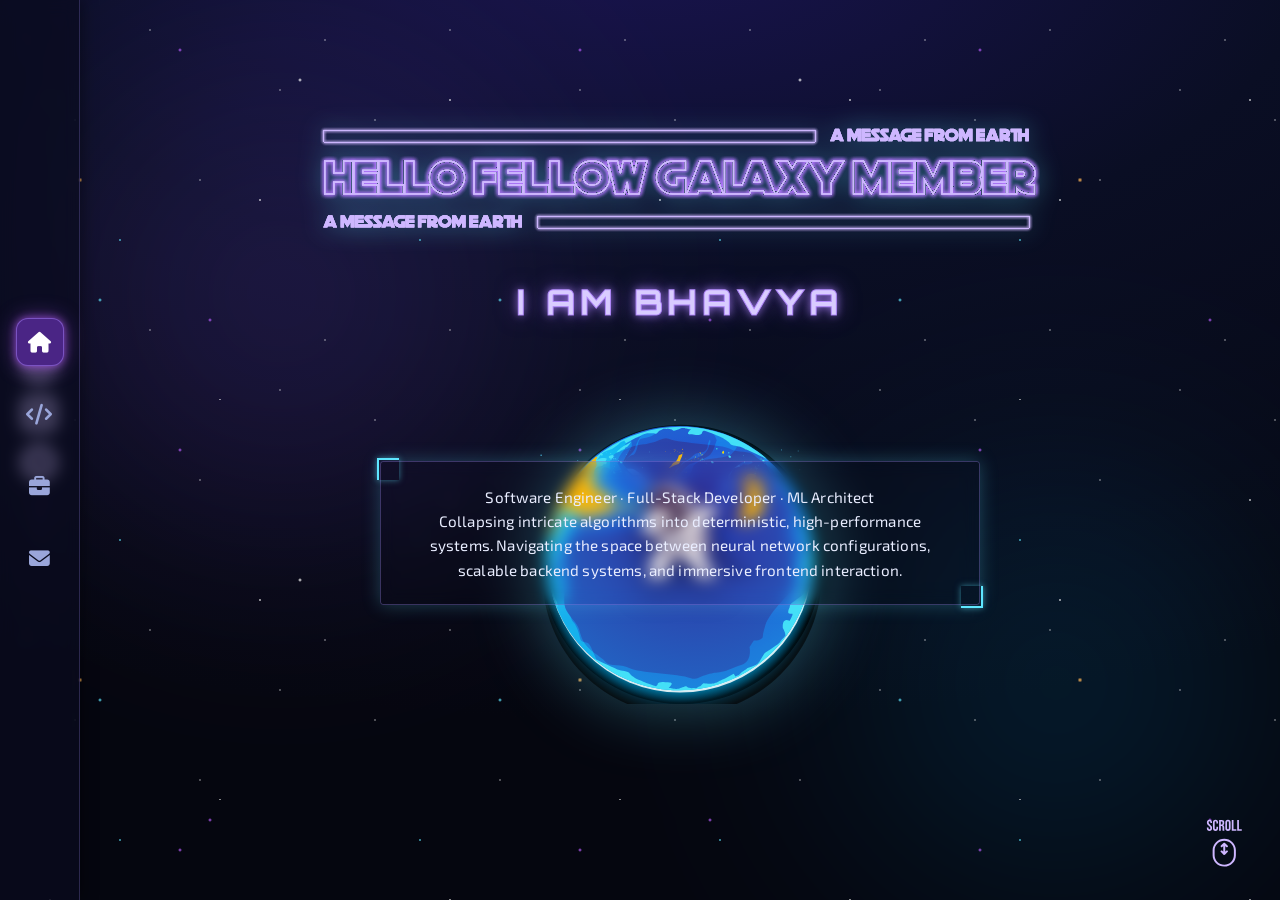
<file: index.html>
<!DOCTYPE html>
<html lang="en">

<head>
    <meta charset="UTF-8">
    <meta name="viewport" content="width=device-width, initial-scale=1.0">
    <title>Bhavya | Space Portfolio Dashboard</title>
    <link rel="stylesheet" href="style.css">
    <link rel="stylesheet" href="https://cdnjs.cloudflare.com/ajax/libs/font-awesome/6.4.0/css/all.min.css">
</head>

<body>


    <div class="sky" aria-hidden="true">
        <div class="sky__nebula sky__nebula--a"></div>
        <div class="sky__nebula sky__nebula--b"></div>
        <div class="stars-container">
            <div class="stars stars-1"></div>
            <div class="stars stars-2"></div>
            <div class="stars stars-3"></div>
        </div>
    </div>



    <input type="checkbox" id="nav-toggle-check" class="nav-toggle-check">

    <label for="nav-toggle-check" class="hamburger-menu" id="nav-toggle">
        <span aria-hidden="true"></span>
        <span aria-hidden="true"></span>
        <span aria-hidden="true"></span>
    </label>

    <nav id="nav-panel" class="mobile-nav-panel glass-card" aria-label="Page sections">
        <ul>
            <li><a href="index.html">Home</a></li>
            <li><a href="skills.html">Skills</a></li>
            <li><a href="projects.html">Projects</a></li>
            <li><a href="contact.html">Contact</a></li>
        </ul>
    </nav>


    <nav class="social-rail" aria-label="Social links">
        <ul>
            <li>
                <a href="https://github.com/HiteshCode-Projects/June_webDevelopment" target="_blank" rel="noopener"
                    aria-label="GitHub" title="GitHub">
                    <i class="fa-brands fa-github"></i>
                </a>
            </li>
            <li>
                <a href="https://linkedin.com" target="_blank" rel="noopener" aria-label="LinkedIn" title="LinkedIn">
                    <i class="fa-brands fa-linkedin-in"></i>
                </a>
            </li>
            <li>
                <a href="mailto:bhavya23482007@gmail.com" aria-label="Email" title="Email">
                    <i class="fa-solid fa-envelope"></i>
                </a>
            </li>
        </ul>
        <span class="social-rail__line" aria-hidden="true"></span>
    </nav>


    <a href="skills.html" class="scroll-down-hint" id="scroll-hint" aria-label="Scroll down">
        <img src="assets/scroll.svg" alt="Scroll down">
    </a>


    <aside class="sidebar">
        <nav>
            <ul class="nav-links">
                <li><a href="index.html" class="active" title="Home"><i class="fa-solid fa-house"></i></a></li>
                <li><a href="skills.html" title="Skills"><i class="fa-solid fa-code"></i></a></li>
                <li><a href="projects.html" title="Projects & Experience"><i class="fa-solid fa-briefcase"></i></a></li>
                <li><a href="contact.html" title="Contact"><i class="fa-solid fa-envelope"></i></a></li>
            </ul>
        </nav>
    </aside>


    <div class="app-container">


        <main>
            <section class="hero" id="top">
                <div class="hero__content">
                    <img class="hero__title" src="assets/hero-title.svg"
                        alt="A MESSAGE FROM EARTH — HELLO FELLOW GALAXY MEMBER" width="902" height="155" data-reveal>
                    <p class="hero__name" data-reveal data-reveal-delay="140">I AM BHAVYA</p>
                </div>

                <div class="hero__interactive-scene">

                    <div class="hero__scene" aria-hidden="true">
                        <img class="hero__planet" src="assets/planet-full.svg" alt="Planet">
                        <div class="hero__astronaut">
                            <img class="hero__astronaut-img" src="assets/astronaut.svg" alt="Astronaut" width="101"
                                height="125">
                        </div>
                    </div>


                    <div class="hero__intro glass-card" data-reveal data-reveal-delay="240">
                        <p>Software Engineer · Full-Stack Developer · ML Architect<br>
                            Collapsing intricate algorithms into deterministic, high-performance systems. Navigating the
                            space between neural network configurations, scalable backend systems, and immersive
                            frontend
                            interaction.</p>
                    </div>
                </div>
            </section>
        </main>
    </div>
</body>

</html>
</file>
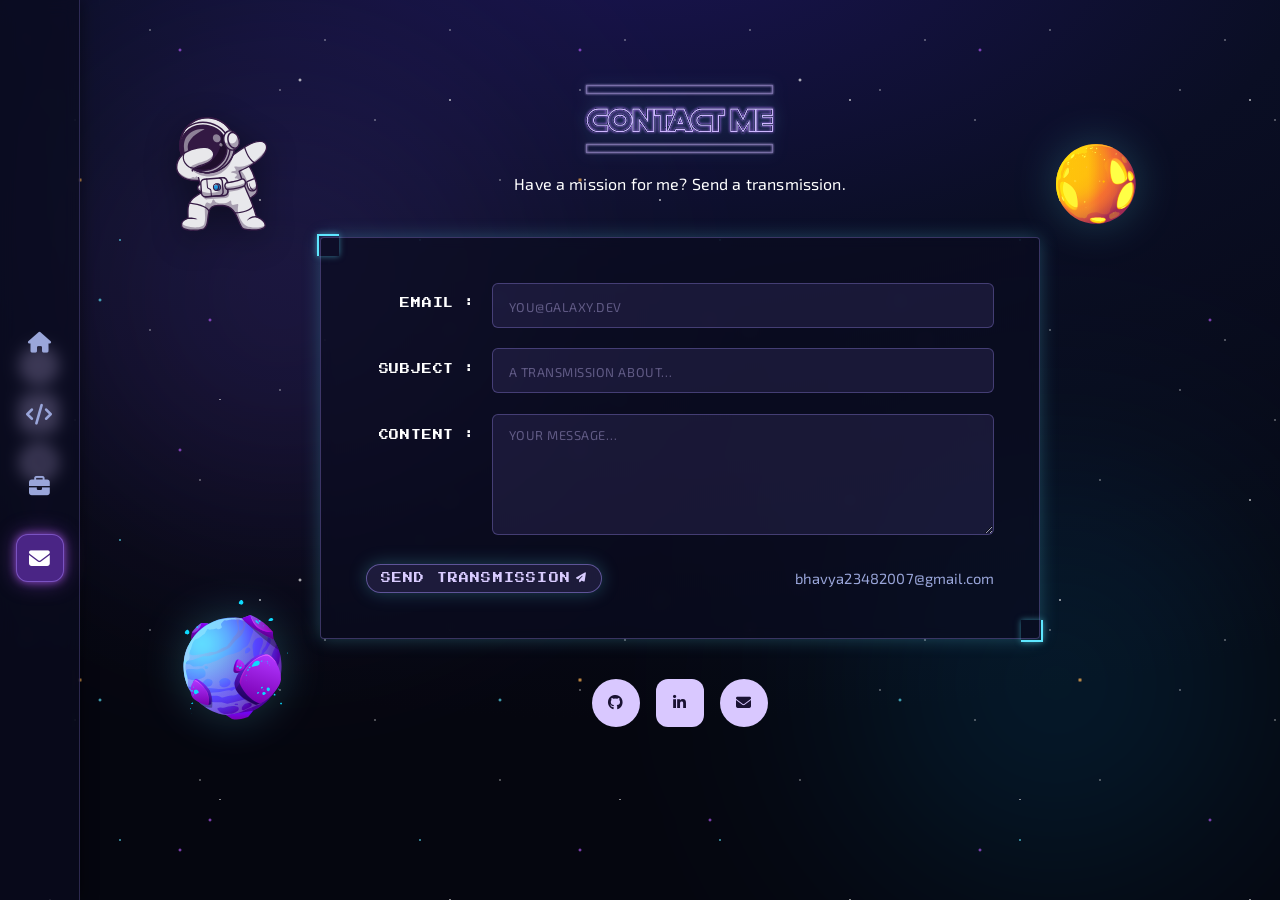
<file: contact.html>
<!DOCTYPE html>
<html lang="en">

<head>
    <meta charset="UTF-8">
    <meta name="viewport" content="width=device-width, initial-scale=1.0">
    <title>Contact | Space Portfolio Dashboard</title>
    <link rel="stylesheet" href="style.css">
    <link rel="stylesheet" href="https://cdnjs.cloudflare.com/ajax/libs/font-awesome/6.4.0/css/all.min.css">
</head>

<body>


    <div class="sky" aria-hidden="true">
        <div class="sky__nebula sky__nebula--a"></div>
        <div class="sky__nebula sky__nebula--b"></div>
        <div class="stars-container">
            <div class="stars stars-1"></div>
            <div class="stars stars-2"></div>
            <div class="stars stars-3"></div>
        </div>
    </div>



    <input type="checkbox" id="nav-toggle-check" class="nav-toggle-check">

    <label for="nav-toggle-check" class="hamburger-menu" id="nav-toggle">
        <span aria-hidden="true"></span>
        <span aria-hidden="true"></span>
        <span aria-hidden="true"></span>
    </label>

    <nav id="nav-panel" class="mobile-nav-panel glass-card" aria-label="Page sections">
        <ul>
            <li><a href="index.html">Home</a></li>
            <li><a href="skills.html">Skills</a></li>
            <li><a href="projects.html">Projects</a></li>
            <li><a href="contact.html">Contact</a></li>
        </ul>
    </nav>


    <nav class="social-rail" aria-label="Social links">
        <ul>
            <li>
                <a href="https://github.com/HiteshCode-Projects/June_webDevelopment" target="_blank" rel="noopener"
                    aria-label="GitHub" title="GitHub">
                    <i class="fa-brands fa-github"></i>
                </a>
            </li>
            <li>
                <a href="https://linkedin.com" target="_blank" rel="noopener" aria-label="LinkedIn" title="LinkedIn">
                    <i class="fa-brands fa-linkedin-in"></i>
                </a>
            </li>
            <li>
                <a href="mailto:bhavya23482007@gmail.com" aria-label="Email" title="Email">
                    <i class="fa-solid fa-envelope"></i>
                </a>
            </li>
        </ul>
        <span class="social-rail__line" aria-hidden="true"></span>
    </nav>


    <aside class="sidebar">
        <nav>
            <ul class="nav-links">
                <li><a href="index.html" title="Home"><i class="fa-solid fa-house"></i></a></li>
                <li><a href="skills.html" title="Skills"><i class="fa-solid fa-code"></i></a></li>
                <li><a href="projects.html" title="Projects & Experience"><i class="fa-solid fa-briefcase"></i></a></li>
                <li><a href="contact.html" class="active" title="Contact"><i class="fa-solid fa-envelope"></i></a></li>
            </ul>
        </nav>
    </aside>


    <div class="app-container">

        <main class="contact-container">

            <div class="planet-decor" data-anchor="top" style="--p-size:80px;top:16%;right:12%">
                <img src="planets/planet-09.svg" alt="Planet Decor" class="planet-decor__img" loading="lazy">
            </div>

            <div class="planet-decor" data-anchor="bottom" style="--p-size:120px;left:8%;bottom:20%">
                <img src="planets/planet-11.svg" alt="Planet Decor" class="planet-decor__img" loading="lazy">
            </div>

            <div class="ast-decor hide-mobile" style="--ast-size:92px;top:13%;left:8%">
                <img src="assets/astronaut.svg" alt="Astronaut Decor" class="ast-decor__img is-flipped">
            </div>


            <header class="contact__head">
                <img class="title-img" src="assets/title-contact.svg" alt="CONTACT ME" width="351" height="132"
                    data-reveal>
                <p class="contact__blurb" data-reveal data-reveal-delay="80">Have a mission for me? Send a transmission.
                </p>
            </header>


            <form class="contact__form glass-card" data-reveal data-reveal-delay="160" method="GET"
                action="mailto:bhavya23482007@gmail.com" enctype="text/plain">
                <label class="field">
                    <span>EMAIL :</span>

                    <input type="email" placeholder="you@galaxy.dev" required>
                </label>
                <label class="field">
                    <span>SUBJECT :</span>
                    <input type="text" name="subject" required placeholder="A transmission about…">
                </label>
                <label class="field">
                    <span>CONTENT :</span>
                    <textarea name="body" rows="5" required placeholder="Your message…"></textarea>
                </label>

                <div class="contact__actions">
                    <button type="submit" class="btn contact__send">
                        Send transmission <i class="fa-solid fa-paper-plane"></i>
                    </button>
                    <a class="contact__direct" href="mailto:bhavya23482007@gmail.com">bhavya23482007@gmail.com</a>
                </div>
            </form>
        </main>

        <footer>
            <ul class="contact__socials">
                <li>
                    <a href="https://github.com/Bhavya-2128/" target="_blank" rel="noopener"
                        aria-label="GitHub" title="GitHub">
                        <i class="fa-brands fa-github"></i>
                    </a>
                </li>
                <li>
                    <a href="https://linkedin.com" target="_blank" rel="noopener" aria-label="LinkedIn"
                        title="LinkedIn">
                        <i class="fa-brands fa-linkedin-in"></i>
                    </a>
                </li>
                <li>
                    <a href="mailto:bhavya23482007@gmail.com" aria-label="Email" title="Email">
                        <i class="fa-solid fa-envelope"></i>
                    </a>
                </li>
            </ul>
        </footer>
    </div>
</body>

</html>
</file>
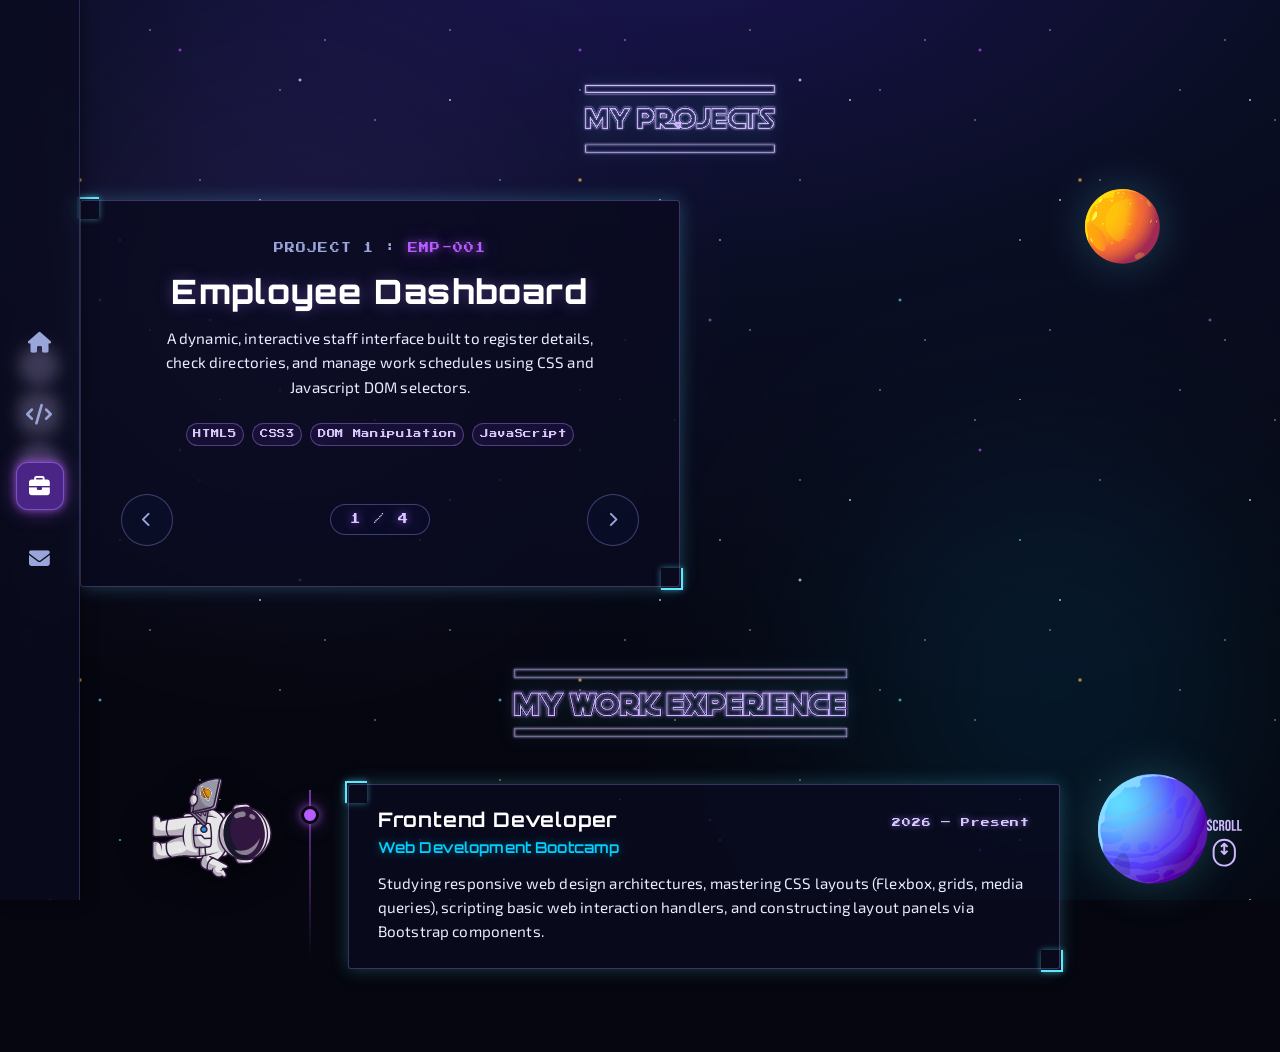
<file: projects.html>
<!DOCTYPE html>
<html lang="en">

<head>
    <meta charset="UTF-8">
    <meta name="viewport" content="width=device-width, initial-scale=1.0">
    <title>Projects & Experience | Space Portfolio Dashboard</title>
    <link rel="stylesheet" href="style.css">
    <link rel="stylesheet" href="https://cdnjs.cloudflare.com/ajax/libs/font-awesome/6.4.0/css/all.min.css">
</head>

<body>


    <div class="sky" aria-hidden="true">
        <div class="sky__nebula sky__nebula--a"></div>
        <div class="sky__nebula sky__nebula--b"></div>
        <div class="stars-container">
            <div class="stars stars-1"></div>
            <div class="stars stars-2"></div>
            <div class="stars stars-3"></div>
        </div>
    </div>


    <input type="checkbox" id="nav-toggle-check" class="nav-toggle-check">

    <label for="nav-toggle-check" class="hamburger-menu" id="nav-toggle">
        <span aria-hidden="true"></span>
        <span aria-hidden="true"></span>
        <span aria-hidden="true"></span>
    </label>

    <nav id="nav-panel" class="mobile-nav-panel glass-card" aria-label="Page sections">
        <ul>
            <li><a href="index.html">Home</a></li>
            <li><a href="skills.html">Skills</a></li>
            <li><a href="projects.html">Projects</a></li>
            <li><a href="contact.html">Contact</a></li>
        </ul>
    </nav>


    <nav class="social-rail" aria-label="Social links">
        <ul>
            <li>
                <a href="https://github.com/HiteshCode-Projects/June_webDevelopment" target="_blank" rel="noopener"
                    aria-label="GitHub" title="GitHub">
                    <i class="fa-brands fa-github"></i>
                </a>
            </li>
            <li>
                <a href="https://linkedin.com" target="_blank" rel="noopener" aria-label="LinkedIn" title="LinkedIn">
                    <i class="fa-brands fa-linkedin-in"></i>
                </a>
            </li>
            <li>
                <a href="mailto:bhavya23482007@gmail.com" aria-label="Email" title="Email">
                    <i class="fa-solid fa-envelope"></i>
                </a>
            </li>
        </ul>
        <span class="social-rail__line" aria-hidden="true"></span>
    </nav>


    <a href="contact.html" class="scroll-down-hint" id="scroll-hint" aria-label="Scroll down">
        <img src="assets/scroll.svg" alt="Scroll down">
    </a>


    <aside class="sidebar">
        <nav>
            <ul class="nav-links">
                <li><a href="index.html" title="Home"><i class="fa-solid fa-house"></i></a></li>
                <li><a href="skills.html" title="Skills"><i class="fa-solid fa-code"></i></a></li>
                <li><a href="projects.html" class="active" title="Projects & Experience"><i
                            class="fa-solid fa-briefcase"></i></a></li>
                <li><a href="contact.html" title="Contact"><i class="fa-solid fa-envelope"></i></a></li>
            </ul>
        </nav>
    </aside>


    <div class="app-container">

        <main class="projects-container">

            <div class="planet-decor" data-anchor="top" style="--p-size:75px;top:18%;right:10%">
                <img src="planets/planet-02.svg" alt="Planet Decor" class="planet-decor__img" loading="lazy">
            </div>

            <div class="planet-decor" data-anchor="bottom" style="--p-size:110px;right:6%;bottom:16%">
                <img src="planets/planet-14.svg" alt="Planet Decor" class="planet-decor__img" loading="lazy">
            </div>

            <div class="ast-decor hide-mobile" style="--ast-size:120px;left:6%;bottom:16%">
                <img src="assets/astronaut-fly.svg" alt="Astronaut Fly" class="ast-decor__img">
            </div>


            <section class="projects-section">
                <div class="projects__head">
                    <img class="title-img projects__title" src="assets/title-projects.svg" alt="MY PROJECTS" width="368"
                        height="136" data-reveal>
                </div>


                <div class="carousel-container">
                    <input type="radio" name="slide-select" id="proj-slide-1" checked class="slide-radio">
                    <input type="radio" name="slide-select" id="proj-slide-2" class="slide-radio">
                    <input type="radio" name="slide-select" id="proj-slide-3" class="slide-radio">
                    <input type="radio" name="slide-select" id="proj-slide-4" class="slide-radio">

                    <div class="carousel" data-reveal data-reveal-delay="120">

                        <article class="card glass-card slide-card slide-card-1">
                            <p class="card__code">PROJECT 1 : <span>EMP-001</span></p>
                            <h3 class="card__title">Employee Dashboard</h3>
                            <p class="card__desc">A dynamic, interactive staff interface built to register details,
                                check directories, and manage work schedules using CSS and Javascript DOM selectors.</p>
                            <ul class="card__tags">
                                <li>HTML5</li>
                                <li>CSS3</li>
                                <li>DOM Manipulation</li>
                                <li>JavaScript</li>
                            </ul>

                            <div class="carousel-controls">
                                <label for="proj-slide-4" class="carousel__nav carousel__nav--prev">
                                    <i class="fa-solid fa-chevron-left"></i>
                                </label>
                                <span class="carousel__counter">1 / 4</span>
                                <label for="proj-slide-2" class="carousel__nav carousel__nav--next">
                                    <i class="fa-solid fa-chevron-right"></i>
                                </label>
                            </div>
                        </article>


                        <article class="card glass-card slide-card slide-card-2">
                            <p class="card__code">PROJECT 2 : <span>TECH-002</span></p>
                            <h3 class="card__title">TechVerse Page</h3>
                            <p class="card__desc">A multi-pane landing site designed for TechVerse, focusing on
                                structural layout design, background gradients, and hover micro-animations.</p>
                            <ul class="card__tags">
                                <li>HTML5</li>
                                <li>CSS3</li>
                                <li>Containers</li>
                                <li>Flexbox</li>
                            </ul>

                            <div class="carousel-controls">
                                <label for="proj-slide-1" class="carousel__nav carousel__nav--prev">
                                    <i class="fa-solid fa-chevron-left"></i>
                                </label>
                                <span class="carousel__counter">2 / 4</span>
                                <label for="proj-slide-3" class="carousel__nav carousel__nav--next">
                                    <i class="fa-solid fa-chevron-right"></i>
                                </label>
                            </div>
                        </article>


                        <article class="card glass-card slide-card slide-card-3">
                            <p class="card__code">PROJECT 3 : <span>BOOT-003</span></p>
                            <h3 class="card__title">Bootstrap Catalog</h3>
                            <p class="card__desc">A repository of responsive layouts, grids, navigation bars, and
                                buttons implemented using the Bootstrap UI styling framework.</p>
                            <ul class="card__tags">
                                <li>Bootstrap</li>
                                <li>CSS3</li>
                                <li>HTML5</li>
                                <li>Responsive</li>
                            </ul>

                            <div class="carousel-controls">
                                <label for="proj-slide-2" class="carousel__nav carousel__nav--prev">
                                    <i class="fa-solid fa-chevron-left"></i>
                                </label>
                                <span class="carousel__counter">3 / 4</span>
                                <label for="proj-slide-4" class="carousel__nav carousel__nav--next">
                                    <i class="fa-solid fa-chevron-right"></i>
                                </label>
                            </div>
                        </article>


                        <article class="card glass-card slide-card slide-card-4">
                            <p class="card__code">PROJECT 4 : <span>CAMP-004</span></p>
                            <h3 class="card__title">Web Development Assets</h3>
                            <p class="card__desc">A collection of fundamental web development items—highlighting flexbox
                                layouts, hover rules, and standard box models.</p>
                            <ul class="card__tags">
                                <li>HTML5</li>
                                <li>CSS3</li>
                                <li>Box Model</li>
                                <li>Transitions</li>
                            </ul>

                            <div class="carousel-controls">
                                <label for="proj-slide-3" class="carousel__nav carousel__nav--prev">
                                    <i class="fa-solid fa-chevron-left"></i>
                                </label>
                                <span class="carousel__counter">4 / 4</span>
                                <label for="proj-slide-1" class="carousel__nav carousel__nav--next">
                                    <i class="fa-solid fa-chevron-right"></i>
                                </label>
                            </div>
                        </article>
                    </div>
                </div>
            </section>


            <section class="experience-section">
                <div class="projects__head">
                    <img class="title-img exp__title" src="assets/title-experience.svg" alt="MY WORK EXPERIENCE"
                        width="619" height="132" data-reveal>
                </div>

                <ol class="timeline">
                    <li class="timeline__item" data-reveal data-reveal-delay="0">
                        <span class="timeline__node" aria-hidden="true"></span>
                        <article class="timeline__card glass-card">
                            <div class="timeline__top">
                                <h3 class="timeline__role">Frontend Developer</h3>
                                <span class="timeline__period">2026 — Present</span>
                            </div>
                            <p class="timeline__org">Web Development Bootcamp</p>
                            <p class="timeline__desc">Studying responsive web design architectures, mastering CSS
                                layouts (Flexbox, grids, media queries), scripting basic web interaction handlers, and
                                constructing layout panels via Bootstrap components.</p>
                        </article>
                    </li>
                </ol>
            </section>
        </main>
    </div>
</body>

</html>
</file>
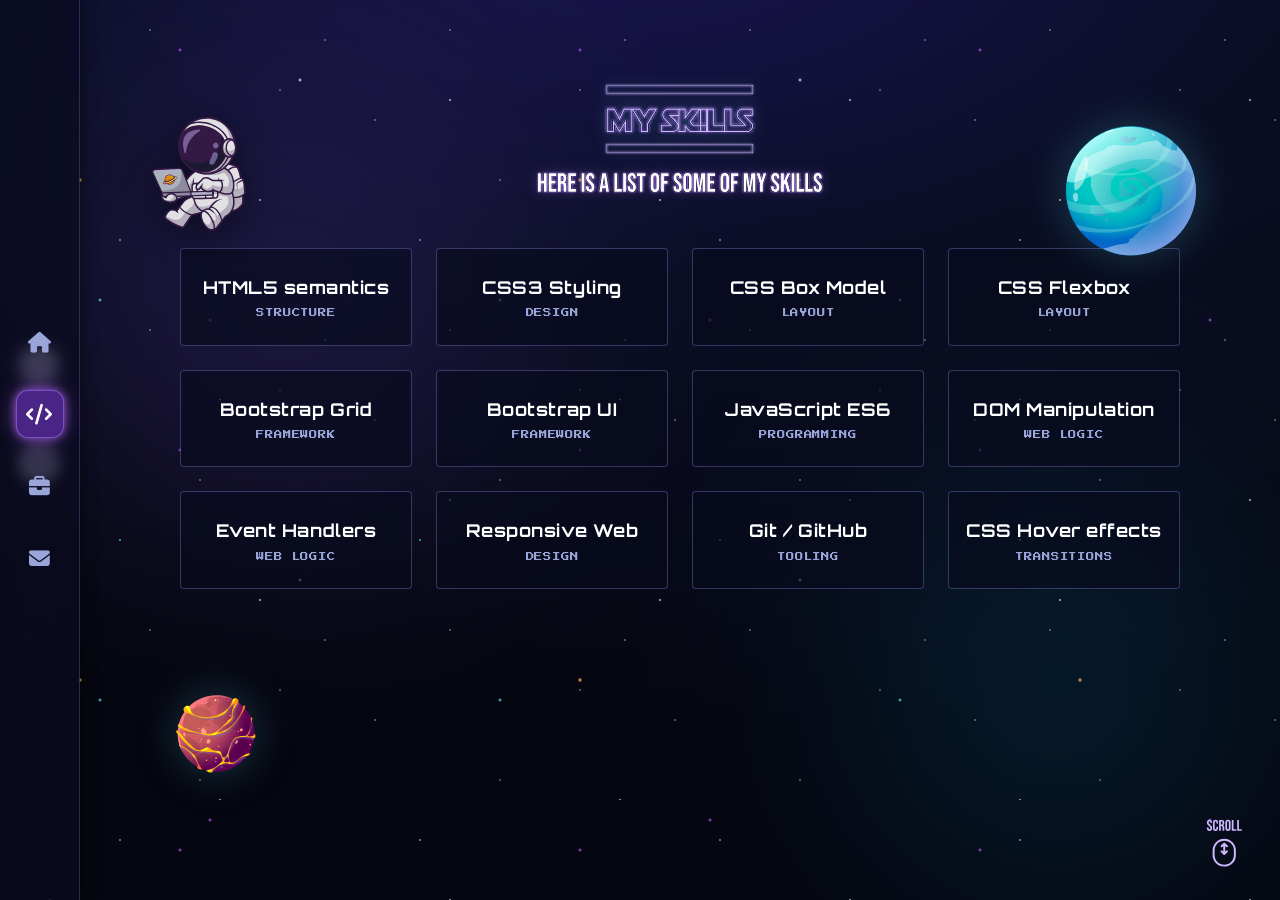
<file: skills.html>
<!DOCTYPE html>
<html lang="en">

<head>
    <meta charset="UTF-8">
    <meta name="viewport" content="width=device-width, initial-scale=1.0">
    <title>Skills | Space Portfolio Dashboard</title>
    <link rel="stylesheet" href="style.css">
    <link rel="stylesheet" href="https://cdnjs.cloudflare.com/ajax/libs/font-awesome/6.4.0/css/all.min.css">
</head>

<body>


    <div class="sky" aria-hidden="true">
        <div class="sky__nebula sky__nebula--a"></div>
        <div class="sky__nebula sky__nebula--b"></div>
        <div class="stars-container">
            <div class="stars stars-1"></div>
            <div class="stars stars-2"></div>
            <div class="stars stars-3"></div>
        </div>
    </div>


    <input type="checkbox" id="nav-toggle-check" class="nav-toggle-check">

    <label for="nav-toggle-check" class="hamburger-menu" id="nav-toggle">
        <span aria-hidden="true"></span>
        <span aria-hidden="true"></span>
        <span aria-hidden="true"></span>
    </label>

    <nav id="nav-panel" class="mobile-nav-panel glass-card" aria-label="Page sections">
        <ul>
            <li><a href="index.html">Home</a></li>
            <li><a href="skills.html">Skills</a></li>
            <li><a href="projects.html">Projects</a></li>
            <li><a href="contact.html">Contact</a></li>
        </ul>
    </nav>


    <nav class="social-rail" aria-label="Social links">
        <ul>
            <li>
                <a href="https://github.com/HiteshCode-Projects/June_webDevelopment" target="_blank" rel="noopener"
                    aria-label="GitHub" title="GitHub">
                    <i class="fa-brands fa-github"></i>
                </a>
            </li>
            <li>
                <a href="https://linkedin.com" target="_blank" rel="noopener" aria-label="LinkedIn" title="LinkedIn">
                    <i class="fa-brands fa-linkedin-in"></i>
                </a>
            </li>
            <li>
                <a href="mailto:bhavya23482007@gmail.com" aria-label="Email" title="Email">
                    <i class="fa-solid fa-envelope"></i>
                </a>
            </li>
        </ul>
        <span class="social-rail__line" aria-hidden="true"></span>
    </nav>


    <a href="projects.html" class="scroll-down-hint" id="scroll-hint" aria-label="Scroll down">
        <img src="assets/scroll.svg" alt="Scroll down">
    </a>


    <aside class="sidebar">
        <nav>
            <ul class="nav-links">
                <li><a href="index.html" title="Home"><i class="fa-solid fa-house"></i></a></li>
                <li><a href="skills.html" class="active" title="Skills"><i class="fa-solid fa-code"></i></a></li>
                <li><a href="projects.html" title="Projects & Experience"><i class="fa-solid fa-briefcase"></i></a></li>
                <li><a href="contact.html" title="Contact"><i class="fa-solid fa-envelope"></i></a></li>
            </ul>
        </nav>
    </aside>


    <div class="app-container">

        <main class="skills-container">

            <div class="planet-decor" data-anchor="top" style="--p-size:130px;top:14%;right:7%">
                <img src="planets/planet-12.svg" alt="Planet Decor" class="planet-decor__img" loading="lazy">
            </div>

            <div class="planet-decor" data-anchor="bottom" style="--p-size:80px;left:8%;bottom:14%">
                <img src="planets/planet-04.svg" alt="Planet Decor" class="planet-decor__img" loading="lazy">
            </div>

            <div class="ast-decor" style="--ast-size:94px;top:13%;left:6%">
                <img src="assets/astronaut-laptop.svg" alt="Astronaut Laptop" class="ast-decor__img">
            </div>


            <header class="skills__head">
                <img class="title-img" src="assets/title-skills.svg" alt="MY SKILLS" width="312" height="132"
                    data-reveal>
                <img class="subtitle-img" src="assets/skills-sub.svg" alt="Here is a list of some of my skills"
                    width="565" height="44" data-reveal data-reveal-delay="100">
            </header>


            <ul class="skills__grid">
                <li class="skill" data-reveal data-reveal-delay="0">
                    <span class="skill__name">HTML5 semantics</span>
                    <span class="skill__tag">Structure</span>
                </li>
                <li class="skill" data-reveal data-reveal-delay="60">
                    <span class="skill__name">CSS3 Styling</span>
                    <span class="skill__tag">Design</span>
                </li>
                <li class="skill" data-reveal data-reveal-delay="120">
                    <span class="skill__name">CSS Box Model</span>
                    <span class="skill__tag">Layout</span>
                </li>
                <li class="skill" data-reveal data-reveal-delay="180">
                    <span class="skill__name">CSS Flexbox</span>
                    <span class="skill__tag">Layout</span>
                </li>
                <li class="skill" data-reveal data-reveal-delay="40">
                    <span class="skill__name">Bootstrap Grid</span>
                    <span class="skill__tag">Framework</span>
                </li>
                <li class="skill" data-reveal data-reveal-delay="100">
                    <span class="skill__name">Bootstrap UI</span>
                    <span class="skill__tag">Framework</span>
                </li>
                <li class="skill" data-reveal data-reveal-delay="160">
                    <span class="skill__name">JavaScript ES6</span>
                    <span class="skill__tag">Programming</span>
                </li>
                <li class="skill" data-reveal data-reveal-delay="220">
                    <span class="skill__name">DOM Manipulation</span>
                    <span class="skill__tag">Web logic</span>
                </li>
                <li class="skill" data-reveal data-reveal-delay="80">
                    <span class="skill__name">Event Handlers</span>
                    <span class="skill__tag">Web logic</span>
                </li>
                <li class="skill" data-reveal data-reveal-delay="140">
                    <span class="skill__name">Responsive Web</span>
                    <span class="skill__tag">Design</span>
                </li>
                <li class="skill" data-reveal data-reveal-delay="200">
                    <span class="skill__name">Git / GitHub</span>
                    <span class="skill__tag">Tooling</span>
                </li>
                <li class="skill" data-reveal data-reveal-delay="260">
                    <span class="skill__name">CSS Hover effects</span>
                    <span class="skill__tag">Transitions</span>
                </li>
            </ul>
        </main>
    </div>
</body>

</html>
</file>
<file: style.css>
@import url('https://fonts.googleapis.com/css2?family=Orbitron:wght@500;700;800&family=Press+Start+2P&family=Exo+2:ital,wght@0,100..900;1,100..900&display=swap');

:root {
    --c-bg: #05060f;
    --c-bg-2: #0a0e24;
    --c-indigo: #131a44;
    --c-violet: #241653;
    --c-purple: #4a2585;
    --c-cyan: #5ee7ff;
    --c-cyan-2: #00d0ff;
    --c-magenta: #b85cff;
    --c-amber: #ffb454;
    --c-text: #e9edff;
    --c-muted: #9aa6da;
    --c-line: rgba(94, 231, 255, .35);
    --c-panel: rgba(10, 16, 46, .55);
    --c-panel-brd: rgba(94, 231, 255, .45);

    --glow-cyan: 0 0 8px rgba(94, 231, 255, .75), 0 0 22px rgba(0, 208, 255, .45);
    --glow-magenta: 0 0 8px rgba(184, 92, 255, .7), 0 0 22px rgba(184, 92, 255, .4);
    --glow-soft: 0 0 18px rgba(94, 231, 255, .25);

    --font-display: "Orbitron", "Exo 2", sans-serif;
    --font-pixel: "Press Start 2P", "Orbitron", monospace;
    --font-body: "Exo 2", system-ui, -apple-system, Segoe UI, sans-serif;
    --maxw: 1280px;
    --pad: clamp(1.25rem, 4vw, 4rem);
    --radius: 14px;
}

* {
    margin: 0;
    padding: 0;
    box-sizing: border-box;
}

html {
    scroll-behavior: smooth;
    scrollbar-color: var(--c-purple) var(--c-bg);
    scrollbar-width: thin;
}

::-webkit-scrollbar {
    width: 10px;
    height: 10px;
}

::-webkit-scrollbar-track {
    background: var(--c-bg);
}

::-webkit-scrollbar-thumb {
    background: linear-gradient(180deg, var(--c-purple), var(--c-cyan));
    border-radius: 5px;
    border: 2px solid var(--c-bg);
}

::-webkit-scrollbar-thumb:hover {
    background: linear-gradient(180deg, var(--c-magenta), var(--c-cyan));
}

body {
    background-color: var(--c-bg);
    font-family: var(--font-body);
    color: var(--c-text);
    min-height: 100vh;
    overflow-x: hidden;
    line-height: 1.6;
    font-size: clamp(15px, 1.05vw, 17px);
    letter-spacing: .01em;
    -webkit-font-smoothing: antialiased;
    text-rendering: optimizeLegibility;
}


.app-container {
    margin-left: 80px;
    display: flex;
    flex-direction: column;
    align-items: center;
    padding: var(--pad);
    width: calc(100% - 80px);
    min-height: 100vh;
    position: relative;
    z-index: 2;
}

@media(max-width: 720px) {
    .app-container {
        margin-left: 0;
        width: 100%;
        padding-top: 5rem;
    }
}

a {
    color: inherit;
    text-decoration: none;
}

button {
    font-family: inherit;
    cursor: pointer;
}

h1,
h2,
h3 {
    font-family: var(--font-display);
    font-weight: 800;
    line-height: 1.1;
    letter-spacing: .04em;
}


.sky {
    position: fixed;
    inset: 0;
    z-index: 1;
    background: radial-gradient(120% 90% at 50% -10%, #1a1452, #0a0e24 45%, #05060f);
    pointer-events: none;
    overflow: hidden;
}

.sky__nebula {
    position: absolute;
    border-radius: 50%;
    filter: blur(70px);
    opacity: .35;
    mix-blend-mode: screen;
}

.sky__nebula--a {
    width: 60vw;
    height: 60vw;
    top: -10vh;
    left: -8vw;
    background: radial-gradient(circle, rgba(74, 37, 133, 0.9), transparent 65%);
}

.sky__nebula--b {
    width: 55vw;
    height: 55vw;
    bottom: -15vh;
    right: -10vw;
    background: radial-gradient(circle, rgba(0, 120, 180, 0.55), transparent 65%);
}

.stars-container {
    position: absolute;
    inset: 0;
    width: 100%;
    height: 100%;
}

.stars {
    position: absolute;
    top: 0;
    left: 0;
    width: 100%;
    height: 200%;

    pointer-events: none;
}

.stars-1 {
    background-image:
        radial-gradient(1px 1px at 25px 40px, #fff, rgba(0, 0, 0, 0)),
        radial-gradient(1px 1px at 75px 120px, #fff, rgba(0, 0, 0, 0)),
        radial-gradient(1px 1px at 150px 30px, #fff, rgba(0, 0, 0, 0)),
        radial-gradient(1px 1px at 200px 180px, #fff, rgba(0, 0, 0, 0)),
        radial-gradient(1.5px 1.5px at 120px 240px, var(--c-cyan), rgba(0, 0, 0, 0)),
        radial-gradient(1px 1px at 280px 90px, #fff, rgba(0, 0, 0, 0));
    background-size: 300px 300px;
    animation: space-drift 150s linear infinite;
}

.stars-2 {
    background-image:
        radial-gradient(1.5px 1.5px at 50px 100px, #fff, rgba(0, 0, 0, 0)),
        radial-gradient(2px 2px at 180px 50px, var(--c-magenta), rgba(0, 0, 0, 0)),
        radial-gradient(1.5px 1.5px at 260px 200px, #fff, rgba(0, 0, 0, 0)),
        radial-gradient(2px 2px at 100px 300px, var(--c-cyan), rgba(0, 0, 0, 0)),
        radial-gradient(1.5px 1.5px at 220px 400px, #fff, rgba(0, 0, 0, 0));
    background-size: 400px 400px;
    animation: space-drift 90s linear infinite;
}

.stars-3 {
    background-image:
        radial-gradient(2.5px 2.5px at 80px 180px, var(--c-amber), rgba(0, 0, 0, 0)),
        radial-gradient(2px 2px at 300px 80px, #fff, rgba(0, 0, 0, 0)),
        radial-gradient(2px 2px at 210px 320px, var(--c-magenta), rgba(0, 0, 0, 0));
    background-size: 500px 500px;
    animation: space-drift 55s linear infinite;
}

@keyframes space-drift {
    from {
        transform: translateY(0);
    }

    to {
        transform: translateY(-50%);
    }


}


.sidebar {
    position: fixed;
    top: 0;
    left: 0;
    height: 100vh;
    width: 80px;
    background-color: rgba(10, 12, 32, 0.7);
    border-right: 1px solid rgba(150, 132, 230, 0.25);
    backdrop-filter: blur(8px);
    -webkit-backdrop-filter: blur(8px);
    padding: 2rem 0;
    box-shadow: 2px 0 15px rgba(0, 0, 0, 0.4);
    z-index: 50;
    display: flex;
    flex-direction: column;
    justify-content: center;
}

.nav-links {
    list-style: none;
    display: flex;
    flex-direction: column;
    align-items: center;
    gap: 1.5rem;
}

.nav-links li {
    width: 100%;
    display: flex;
    justify-content: center;
}

.nav-links a {
    display: flex;
    justify-content: center;
    align-items: center;
    color: var(--c-muted);
    font-size: 1.3rem;
    width: 48px;
    height: 48px;
    border-radius: 12px;
    border: 1px solid transparent;
    transition: all 0.3s cubic-bezier(0.2, 0.8, 0.2, 1);
}

.nav-links a:hover {
    color: var(--c-cyan);
    background-color: rgba(94, 231, 255, 0.1);
    border-color: rgba(94, 231, 255, 0.3);
    box-shadow: var(--glow-soft);
    transform: translateY(-2px);
}

.nav-links a.active {
    color: #fff;
    background-color: var(--c-purple);
    border-color: rgba(169, 130, 255, 0.5);
    box-shadow: var(--glow-magenta);
}

@media(max-width: 720px) {
    .sidebar {
        display: none;

    }
}


.glass-card {
    position: relative;
    background: rgba(10, 12, 32, 0.82);
    border: 1px solid rgba(150, 132, 230, 0.35);
    border-radius: 3px;
    backdrop-filter: blur(6px);
    -webkit-backdrop-filter: blur(6px);
    box-shadow: var(--glow-soft);
}

.glass-card:before,
.glass-card:after {
    content: "";
    position: absolute;
    width: 20px;
    height: 20px;
    border: 2px solid var(--c-cyan);
    box-shadow: 0 0 6px rgba(94, 231, 255, 0.5);
    pointer-events: none;
}

.glass-card:before {
    top: -4px;
    left: -4px;
    border-right: 0;
    border-bottom: 0;
}

.glass-card:after {
    bottom: -4px;
    right: -4px;
    border-left: 0;
    border-top: 0;
}


.btn {
    display: inline-flex;
    align-items: center;
    gap: .55em;
    font-family: var(--font-pixel);
    font-size: .62rem;
    letter-spacing: .12em;
    text-transform: uppercase;
    color: var(--c-cyan);
    padding: .85em 1.4em;
    border: 1px solid var(--c-panel-brd);
    border-radius: 999px;
    background: rgba(10, 16, 46, 0.4);
    transition: all 0.25s ease;
    box-shadow: var(--glow-soft);
}

.btn:hover {
    color: #fff;
    background: rgba(94, 231, 255, 0.15);
    box-shadow: var(--glow-cyan);
    transform: translateY(-2px);
}


.title-img {
    display: block;
    height: clamp(54px, 8vh, 96px);
    width: auto;
    max-width: 90vw;
    margin: 0 auto;
    filter: drop-shadow(0 0 8px rgba(94, 231, 255, 0.3));
}

.subtitle-img {
    display: block;
    height: clamp(18px, 2.5vh, 28px);
    width: auto;
    max-width: 85vw;
    margin: 1rem auto 0;
    filter: drop-shadow(0 0 6px rgba(169, 130, 255, 0.3));
}


[data-reveal] {
    opacity: 0;
    animation: fade-reveal-in 0.9s cubic-bezier(.2, .7, .2, 1) forwards;
}

[data-reveal-delay="60"] {
    animation-delay: 60ms;
}

[data-reveal-delay="80"] {
    animation-delay: 80ms;
}

[data-reveal-delay="100"] {
    animation-delay: 100ms;
}

[data-reveal-delay="120"] {
    animation-delay: 120ms;
}

[data-reveal-delay="140"] {
    animation-delay: 140ms;
}

[data-reveal-delay="160"] {
    animation-delay: 160ms;
}

[data-reveal-delay="180"] {
    animation-delay: 180ms;
}

[data-reveal-delay="200"] {
    animation-delay: 200ms;
}

[data-reveal-delay="220"] {
    animation-delay: 220ms;
}

[data-reveal-delay="240"] {
    animation-delay: 240ms;
}

[data-reveal-delay="260"] {
    animation-delay: 260ms;
}

@keyframes fade-reveal-in {
    from {
        opacity: 0;
        transform: translateY(22px);
    }

    to {
        opacity: 1;
        transform: translateY(0);
    }
}


.hero {
    width: 100%;
    max-width: 1000px;
    min-height: 80vh;
    display: flex;
    flex-direction: column;
    align-items: center;
    justify-content: center;
    padding-top: clamp(3rem, 8vh, 6rem);
    padding-bottom: 2rem;
    position: relative;
}

.hero__content {
    display: flex;
    flex-direction: column;
    align-items: center;
    gap: 1rem;
    z-index: 10;
    text-align: center;
}

.hero__title {
    width: min(720px, 94%);
    height: auto;
    filter: drop-shadow(0 0 12px rgba(94, 231, 255, 0.45));
}

.hero__name {
    font-family: var(--font-display);
    font-weight: 800;
    font-size: clamp(1.2rem, 3.2vw, 2.2rem);
    letter-spacing: .14em;
    text-transform: uppercase;
    color: #d9ccff;
    -webkit-text-stroke: 1px rgba(179, 136, 255, 0.9);
    text-shadow: 0 0 8px rgba(179, 136, 255, 0.85), 0 0 22px rgba(150, 100, 255, 0.55);
    margin-top: 0.5rem;
}

.hero__interactive-scene {
    position: relative;
    width: 100%;
    display: flex;
    justify-content: center;
    align-items: center;
    margin: 2rem 0;
}

.hero__scene {
    position: relative;
    width: 100%;
    height: clamp(280px, 38vh, 420px);
    margin: 0;
    display: flex;
    justify-content: center;
    align-items: center;
    pointer-events: none;
}

.hero__planet {
    position: absolute;
    bottom: 0;
    width: clamp(260px, 32vh, 380px);
    height: auto;
    filter: drop-shadow(0 0 35px rgba(94, 231, 255, 0.35));
    z-index: 5;
    animation: floating-planet-subtle 25s ease-in-out infinite;
}

@keyframes floating-planet-subtle {

    0%,
    100% {
        transform: translateY(0);
    }

    50% {
        transform: translateY(-6px);
    }
}

.hero__astronaut {
    position: absolute;
    bottom: 35%;
    width: clamp(76px, 8vh, 104px);
    z-index: 6;
}

.hero__astronaut-img {
    width: 100%;
    height: auto;
    filter: drop-shadow(0 8px 16px rgba(0, 0, 0, 0.5));
    animation: float-astronaut 5s ease-in-out infinite;
}

@keyframes float-astronaut {

    0%,
    100% {
        transform: translateY(0) rotate(0deg);
    }

    50% {
        transform: translateY(-8px) rotate(-2deg);
    }
}

.hero__intro {
    position: absolute;
    width: min(600px, 90vw);
    padding: 1.4rem 1.8rem;
    font-size: .95rem;
    line-height: 1.6;
    color: var(--c-text);
    text-align: center;
    z-index: 10;
    background: transparent;
    backdrop-filter: blur(8px);
    -webkit-backdrop-filter: blur(8px);
}


.skills-container {
    width: 100%;
    max-width: 1000px;
    padding-top: 2rem;
}

.skills__head {
    text-align: center;
    margin-bottom: clamp(2.5rem, 6vh, 4rem);
}

.skills__grid {
    list-style: none;
    display: grid;
    grid-template-columns: repeat(auto-fit, minmax(190px, 1fr));
    gap: clamp(1rem, 2vw, 1.5rem);
    width: 100%;
}

.skill {
    display: flex;
    flex-direction: column;
    align-items: center;
    justify-content: center;
    gap: .4rem;
    padding: 1.5rem 1rem;
    text-align: center;
    background: rgba(8, 12, 30, 0.65);
    border: 1px solid rgba(150, 132, 230, 0.35);
    border-radius: 4px;
    transition: all 0.3s cubic-bezier(0.2, 0.8, 0.2, 1);
}

.skill:hover {
    transform: translateY(-6px);
    border-color: var(--c-cyan);
    box-shadow: var(--glow-cyan);
    background: rgba(94, 231, 255, 0.08);
}

.skill__name {
    font-family: var(--font-display);
    font-weight: 700;
    font-size: 1.1rem;
    letter-spacing: .03em;
    color: #fff;
}

.skill__tag {
    font-family: var(--font-pixel);
    font-size: .52rem;
    letter-spacing: .1em;
    color: var(--c-muted);
    text-transform: uppercase;
}


.projects-container {
    width: 100%;
    max-width: 900px;
    padding-top: 2rem;
}

.projects__head {
    text-align: center;
    margin-bottom: clamp(2rem, 5vh, 3.5rem);
}

.carousel-container {
    width: 100%;
    position: relative;
    margin-bottom: 2rem;
}


.slide-radio {
    display: none;
}

.carousel {
    position: relative;
    width: 100%;
    display: flex;
    justify-content: center;
    align-items: center;
    min-height: 350px;
}

.slide-card {
    position: absolute;
    top: 0;
    left: 50%;
    transform: translate(-50%, 15px) scale(.97);
    width: min(600px, 100%);
    padding: clamp(1.6rem, 4vw, 2.5rem);
    display: flex;
    flex-direction: column;
    align-items: center;
    text-align: center;
    gap: 1rem;
    opacity: 0;
    visibility: hidden;
    pointer-events: none;
    transition: opacity .45s ease, transform .45s ease, visibility .45s;
    z-index: 10;
}


#proj-slide-1:checked~.carousel .slide-card-1,
#proj-slide-2:checked~.carousel .slide-card-2,
#proj-slide-3:checked~.carousel .slide-card-3,
#proj-slide-4:checked~.carousel .slide-card-4 {
    opacity: 1;
    visibility: visible;
    transform: translate(-50%, 0) scale(1);
    position: relative;

    left: auto;
    pointer-events: auto;
}

.card__code {
    font-family: var(--font-pixel);
    font-size: .62rem;
    letter-spacing: .12em;
    color: var(--c-muted);
    margin: 0;
}

.card__code span {
    color: var(--c-magenta);
    text-shadow: var(--glow-magenta);
}

.card__title {
    font-family: var(--font-display);
    font-size: clamp(1.4rem, 3.2vw, 2.1rem);
    text-shadow: 0 0 15px rgba(169, 130, 255, 0.35);
    color: #fff;
}

.card__desc {
    margin: 0;
    color: var(--c-text);
    max-width: 52ch;
    font-size: .95rem;
    line-height: 1.6;
}

.card__tags {
    list-style: none;
    display: flex;
    flex-wrap: wrap;
    justify-content: center;
    gap: .5rem;
    margin: .5rem 0;
}

.card__tags li {
    font-family: var(--font-pixel);
    font-size: .52rem;
    letter-spacing: .08em;
    color: #d9c8ff;
    padding: .45em .8em;
    border: 1px solid rgba(169, 130, 255, 0.4);
    border-radius: 999px;
    background: rgba(74, 37, 133, 0.2);
}

.card__link {
    margin-top: .5rem;
    color: #d9c8ff;
    border-color: rgba(150, 132, 230, 0.5);
    background: rgba(74, 37, 133, 0.25);
}

.card__link:hover {
    color: #fff;
    background: rgba(169, 130, 255, 0.2);
    box-shadow: var(--glow-magenta);
}


.carousel-controls {
    width: 100%;
    display: flex;
    align-items: center;
    justify-content: space-between;
    margin-top: 1.5rem;
    gap: 1.5rem;
}

.carousel__nav {
    display: grid;
    place-items: center;
    width: 52px;
    height: 52px;
    border-radius: 50%;
    color: var(--c-muted);
    background: rgba(10, 16, 46, 0.5);
    border: 1px solid rgba(150, 132, 230, 0.4);
    cursor: pointer;
    transition: all 0.25s ease;
}

.carousel__nav:hover {
    color: #fff;
    background: rgba(169, 130, 255, 0.2);
    border-color: rgba(169, 130, 255, 0.7);
    box-shadow: var(--glow-magenta);
    transform: scale(1.08);
}

.carousel__counter {
    font-family: var(--font-pixel);
    font-size: .65rem;
    letter-spacing: .2em;
    color: #d9c8ff;
    text-shadow: var(--glow-magenta);
    padding: .4rem 1.2rem;
    border: 1px solid rgba(150, 132, 230, 0.4);
    border-radius: 999px;
    background: rgba(10, 16, 46, 0.6);
}

@media(max-width: 560px) {
    .carousel__nav {
        width: 44px;
        height: 44px;
    }

    .carousel {
        min-height: 430px;
    }
}


.experience-section {
    width: 100%;
    margin-top: 5rem;
}

.timeline {
    list-style: none;
    margin: 2rem auto 0;
    padding: 0;
    max-width: 760px;
    position: relative;
}

.timeline:before {
    content: "";
    position: absolute;
    left: 9px;
    top: 6px;
    bottom: 6px;
    width: 2px;
    background: linear-gradient(var(--c-magenta), transparent);
    opacity: .6;
}

.timeline__item {
    position: relative;
    padding-left: 3rem;
    margin-bottom: 2rem;
}

.timeline__node {
    position: absolute;
    left: 1px;
    top: 1.4rem;
    width: 18px;
    height: 18px;
    border-radius: 50%;
    background: var(--c-magenta);
    box-shadow: var(--glow-magenta);
    border: 3px solid var(--c-bg);
}

.timeline__card {
    padding: 1.5rem 1.8rem;
    transition: all 0.3s cubic-bezier(0.2, 0.8, 0.2, 1);
}

.timeline__card:hover {
    border-color: var(--c-magenta);
    box-shadow: var(--glow-magenta);
    transform: translateX(4px);
}

.timeline__top {
    display: flex;
    flex-wrap: wrap;
    align-items: baseline;
    justify-content: space-between;
    gap: .5rem;
}

.timeline__role {
    font-family: var(--font-display);
    font-size: 1.25rem;
    font-weight: 700;
    color: #fff;
}

.timeline__period {
    font-family: var(--font-pixel);
    font-size: .55rem;
    letter-spacing: .1em;
    color: #d9c8ff;
    text-shadow: 0 0 6px rgba(169, 130, 255, 0.65);
}

.timeline__org {
    color: var(--c-cyan-2);
    font-weight: 600;
    margin: .3rem 0 .7rem;
    text-shadow: 0 0 10px rgba(0, 208, 255, 0.4);
    font-family: var(--font-display);
}

.timeline__desc {
    margin: 0;
    color: var(--c-text);
    font-size: .95rem;
    line-height: 1.6;
}


.contact-container {
    width: 100%;
    max-width: 720px;
    padding-top: 2rem;
}

.contact__head {
    text-align: center;
    margin-bottom: 2.5rem;
}

.contact__blurb {
    color: #fff;
    margin-top: 1rem;
    font-size: 1rem;
}

.contact__form {
    padding: clamp(1.6rem, 4vw, 2.8rem);
    display: flex;
    flex-direction: column;
    gap: 1.3rem;
    background: rgba(10, 12, 32, 0.7);
    border-radius: 4px;
}

.field {
    display: grid;
    grid-template-columns: 110px 1fr;
    align-items: start;
    gap: .4rem 1rem;
}

.field>span {
    font-family: var(--font-pixel);
    font-size: .62rem;
    letter-spacing: .08em;
    color: #fff;
    text-align: right;
    padding-top: .85rem;
    white-space: nowrap;
}

.field input,
.field textarea {
    width: 100%;
    font-family: var(--font-body);
    font-size: 1rem;
    color: var(--c-text);
    background: rgba(124, 104, 196, 0.15);
    border: 1px solid rgba(150, 132, 230, 0.35);
    border-radius: 6px;
    padding: .75rem 1rem;
    resize: vertical;
    transition: all 0.25s ease;
}

.field input::placeholder,
.field textarea::placeholder {
    color: rgba(184, 172, 228, 0.45);
    text-transform: uppercase;
    font-size: .8rem;
    letter-spacing: .04em;
}

.field input:focus,
.field textarea:focus {
    outline: none;
    border-color: var(--c-cyan);
    box-shadow: var(--glow-cyan);
    background: rgba(124, 104, 196, 0.25);
}

@media(max-width: 520px) {
    .field {
        grid-template-columns: 1fr;
    }

    .field>span {
        text-align: left;
        padding-top: 0;
        margin-bottom: 0.2rem;
    }
}

.contact__actions {
    display: flex;
    flex-wrap: wrap;
    align-items: center;
    justify-content: space-between;
    gap: 1.2rem;
    margin-top: .5rem;
}

.contact__send {
    color: #d9ccff;
    border-color: rgba(150, 132, 230, 0.55);
    background: rgba(124, 104, 196, 0.18);
}

.contact__send:hover {
    color: #fff;
    background: rgba(169, 130, 255, 0.25);
    box-shadow: var(--glow-magenta);
}

.contact__direct {
    color: var(--c-muted);
    font-size: .92rem;
    transition: color 0.2s ease;
}

.contact__direct:hover {
    color: var(--c-cyan);
    text-shadow: 0 0 6px rgba(94, 231, 255, 0.4);
}

.contact__status {
    margin: 0;
    font-size: .9rem;
    padding: 0.5rem 1rem;
    border-radius: 4px;
    font-weight: 600;
}

.contact__status.is-ok {
    color: var(--c-cyan);
    background: rgba(94, 231, 255, 0.08);
    border: 1px solid rgba(94, 231, 255, 0.3);
}

.contact__status.is-err {
    color: #ff7a9c;
    background: rgba(255, 122, 156, 0.08);
    border: 1px solid rgba(255, 122, 156, 0.3);
}

.contact__socials {
    list-style: none;
    display: flex;
    justify-content: center;
    gap: 1rem;
    margin: 2.5rem 0 0;
    padding: 0;
}

.contact__socials a {
    display: grid;
    place-items: center;
    width: 48px;
    height: 48px;
    border-radius: 12px;
    color: #1a1232;
    background: #d9c8ff;
    transition: all 0.25s cubic-bezier(0.2, 0.8, 0.2, 1);
}

.contact__socials li:nth-child(odd) a {
    border-radius: 50%;
}

.contact__socials a:hover {
    background: #f0e3ff;
    box-shadow: var(--glow-magenta);
    transform: translateY(-3px);
    color: #05060f;
}


/*.footer {
    text-align: center;
    padding: 3rem 1rem var(--pad);
    font-family: var(--font-pixel);
    font-size: .52rem;
    letter-spacing: .12em;
    color: var(--c-muted);
    position: relative;
    z-index: 10;
    width: 100%;
}*/


.nav-toggle-check {
    display: none;

}

.hamburger-menu {
    position: fixed;
    top: clamp(1rem, 2.5vh, 2rem);
    right: clamp(1rem, 3vw, 2.5rem);
    z-index: 60;
    width: 46px;
    height: 46px;
    display: none;

    place-items: center;
    gap: 5px;
    background: rgba(10, 12, 32, 0.72);
    border: 1px solid rgba(150, 132, 230, 0.55);
    border-radius: 8px;
    cursor: pointer;
    backdrop-filter: blur(6px);
    -webkit-backdrop-filter: blur(6px);
    transition: all 0.25s ease;
}

.hamburger-menu:hover {
    border-color: #a982ff;
    box-shadow: var(--glow-magenta);
}

.hamburger-menu span {
    grid-column: 1;
    grid-row: 1;
    width: 22px;
    height: 2px;
    background: #fff;
    border-radius: 2px;
    transition: transform .25s ease, opacity .2s ease;
}

.hamburger-menu span:nth-child(1) {
    transform: translateY(-7px);
}

.hamburger-menu span:nth-child(3) {
    transform: translateY(7px);
}


#nav-toggle-check:checked~.hamburger-menu {
    border-color: #a982ff;
    box-shadow: var(--glow-magenta);
}

#nav-toggle-check:checked~.hamburger-menu span:nth-child(1) {
    transform: rotate(45deg);
}

#nav-toggle-check:checked~.hamburger-menu span:nth-child(2) {
    opacity: 0;
}

#nav-toggle-check:checked~.hamburger-menu span:nth-child(3) {
    transform: rotate(-45deg);
}

.mobile-nav-panel {
    position: fixed;
    top: calc(clamp(1rem, 2.5vh, 2rem) + 55px);
    right: clamp(1rem, 3vw, 2.5rem);
    z-index: 59;
    min-width: 200px;
    padding: .9rem 1rem;
    opacity: 0;
    transform: translateY(-6px) scale(.98);
    transform-origin: top right;
    transition: opacity .2s ease, transform .2s ease, visibility .2s;
    visibility: hidden;
}


#nav-toggle-check:checked~.mobile-nav-panel {
    opacity: 1;
    transform: none;
    visibility: visible;
}

.mobile-nav-panel ul {
    list-style: none;
    margin: 0;
    padding: 0;
    display: flex;
    flex-direction: column;
    gap: .2rem;
}

.mobile-nav-panel a {
    display: block;
    font-family: var(--font-display);
    font-weight: 600;
    font-size: .95rem;
    letter-spacing: .04em;
    color: #fff;
    padding: .55rem .75rem;
    border-radius: 4px;
    transition: background .2s, color .2s;
}

.mobile-nav-panel a:hover {
    background: rgba(169, 130, 255, 0.18);
}

.mobile-nav-panel__only {
    display: block;
    border-top: 1px solid rgba(150, 132, 230, 0.25);
    margin-top: 0.5rem;
    padding-top: 0.5rem;
}

@media(max-width: 720px) {
    .hamburger-menu {
        display: grid;

    }
}


.social-rail {
    position: fixed;
    top: 50%;
    left: clamp(.6rem, 1.6vw, 1.6rem);
    transform: translateY(-50%);
    z-index: 50;
    display: flex;
    flex-direction: column;
    align-items: center;
    gap: 1rem;
}

.social-rail ul {
    list-style: none;
    margin: 0;
    padding: 0;
    display: flex;
    flex-direction: column;
    gap: .65rem;
}

.social-rail a {
    display: grid;
    place-items: center;
    width: 38px;
    height: 38px;
    border-radius: 10px;
    color: #1a1232;
    background: #d9c8ff;
    border: 1px solid transparent;
    transition: all 0.25s cubic-bezier(0.2, 0.8, 0.2, 1);
}

.social-rail li:nth-child(odd) a {
    border-radius: 50%;
}

.social-rail a:hover {
    background: #f0e3ff;
    box-shadow: var(--glow-magenta);
    transform: translateY(-2px) scale(1.05);
    color: #05060f;
}

.social-rail__line {
    width: 1px;
    height: 56px;
    background: linear-gradient(var(--c-magenta), transparent);
    opacity: .7;
}

@media(max-width: 720px) {
    .social-rail {
        display: none;

    }
}


.cv-badge {
    position: fixed;
    bottom: clamp(1rem, 3vh, 2rem);
    left: clamp(1rem, 3vw, 2.5rem);
    z-index: 45;
    display: flex;
    align-items: center;
    gap: .7rem;
    transition: all 0.25s cubic-bezier(0.2, 0.8, 0.2, 1);
    filter: drop-shadow(0 0 6px rgba(169, 130, 255, 0.4));
}

.cv-badge img {
    height: clamp(60px, 8vh, 88px);
    width: auto;
}

.cv-badge__label {
    font-family: var(--font-pixel);
    font-size: .55rem;
    letter-spacing: .16em;
    color: #fff;
    text-shadow: 0 0 6px rgba(169, 130, 255, .85), 0 0 16px rgba(150, 100, 255, .55);
    white-space: nowrap;
    max-width: 0;
    opacity: 0;
    overflow: hidden;
    transform: translateX(-6px);
    transition: max-width .35s ease, opacity .2s ease, transform .35s ease;
}

.cv-badge:hover .cv-badge__label,
.cv-badge:focus-visible .cv-badge__label {
    max-width: 180px;
    padding-right: .4rem;
    opacity: 1;
    transform: translateX(0);
}

.cv-badge:hover {
    transform: translateY(-3px) scale(1.03);
    filter: drop-shadow(0 0 10px rgba(169, 130, 255, 0.8));
}

@media(max-width: 720px) {
    .cv-badge {
        display: none;
    }
}


.scroll-down-hint {
    position: fixed;
    bottom: clamp(1rem, 3vh, 2rem);
    right: clamp(1rem, 3vw, 2.5rem);
    z-index: 45;
    display: block;
    transition: opacity .4s, transform .4s;
}

.scroll-down-hint img {
    height: clamp(40px, 5.5vh, 52px);
    width: auto;
    animation: bob-hint 1.6s ease-in-out infinite;
}

@keyframes bob-hint {

    0%,
    100% {
        transform: translateY(0);
    }

    50% {
        transform: translateY(5px);
    }
}


.planet-decor {
    position: absolute;
    width: var(--p-size);
    height: var(--p-size);
    z-index: 1;
    pointer-events: none;
    will-change: transform;
}

.planet-decor__img {
    width: 100%;
    height: 100%;
    transform: rotate(var(--p-rotate, 0deg));
    filter: drop-shadow(0 0 22px rgba(94, 231, 255, .22));
    animation: floating-planet 12s ease-in-out infinite;
}

@keyframes floating-planet {

    0%,
    100% {
        transform: translateY(0);
    }

    50% {
        transform: translateY(-10px);
    }
}

.planet-decor:nth-of-type(2n) .planet-decor__img {
    animation-duration: 14s;
    animation-delay: -3s;
}

.planet-decor:nth-of-type(3n) .planet-decor__img {
    animation-duration: 16s;
    animation-delay: -6s;
}

@media(max-width: 720px) {
    .planet-decor {
        width: calc(var(--p-size) * .5);
        height: calc(var(--p-size) * .5);
        opacity: .75;
    }
}

.ast-decor {
    position: absolute;
    width: var(--ast-size);
    z-index: 1;
    pointer-events: none;
    will-change: transform;
}

.ast-decor__img {
    width: 100%;
    height: auto;
    opacity: .9;
    filter: drop-shadow(0 8px 18px rgba(0, 0, 0, .45));
    animation: floating-astronaut-scene 9s ease-in-out infinite;
}

.ast-decor__img.is-flipped {
    animation-name: floating-astronaut-scene-flip;
}

@keyframes floating-astronaut-scene {

    0%,
    100% {
        transform: translateY(0) rotate(-4deg);
    }

    50% {
        transform: translateY(-16px) rotate(4deg);
    }
}

@keyframes floating-astronaut-scene-flip {

    0%,
    100% {
        transform: translateY(0) rotate(4deg) scaleX(-1);
    }

    50% {
        transform: translateY(-16px) rotate(-4deg) scaleX(-1);
    }
}

@media(max-width: 720px) {
    .ast-decor {
        width: calc(var(--ast-size) * .6);
        opacity: .8;
    }

    .ast-decor.hide-mobile {
        display: none;
    }
}
</file>
